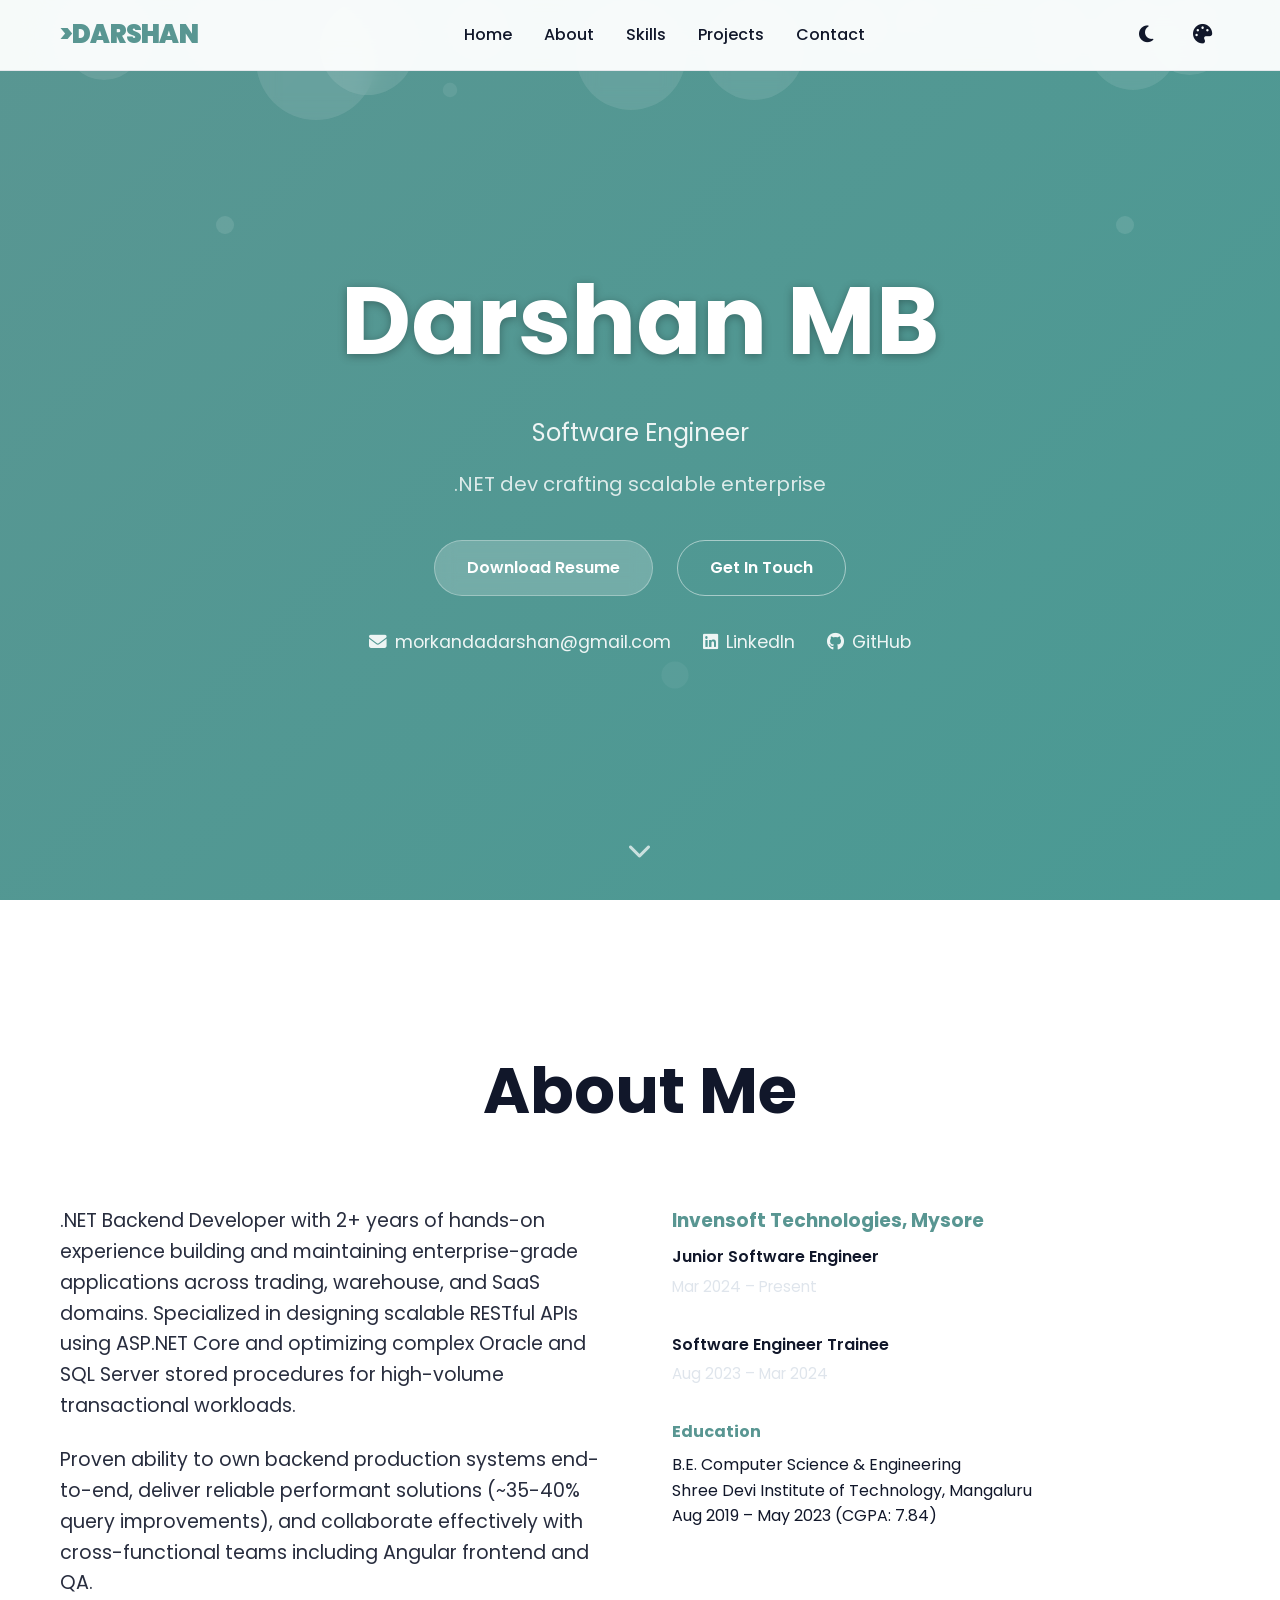
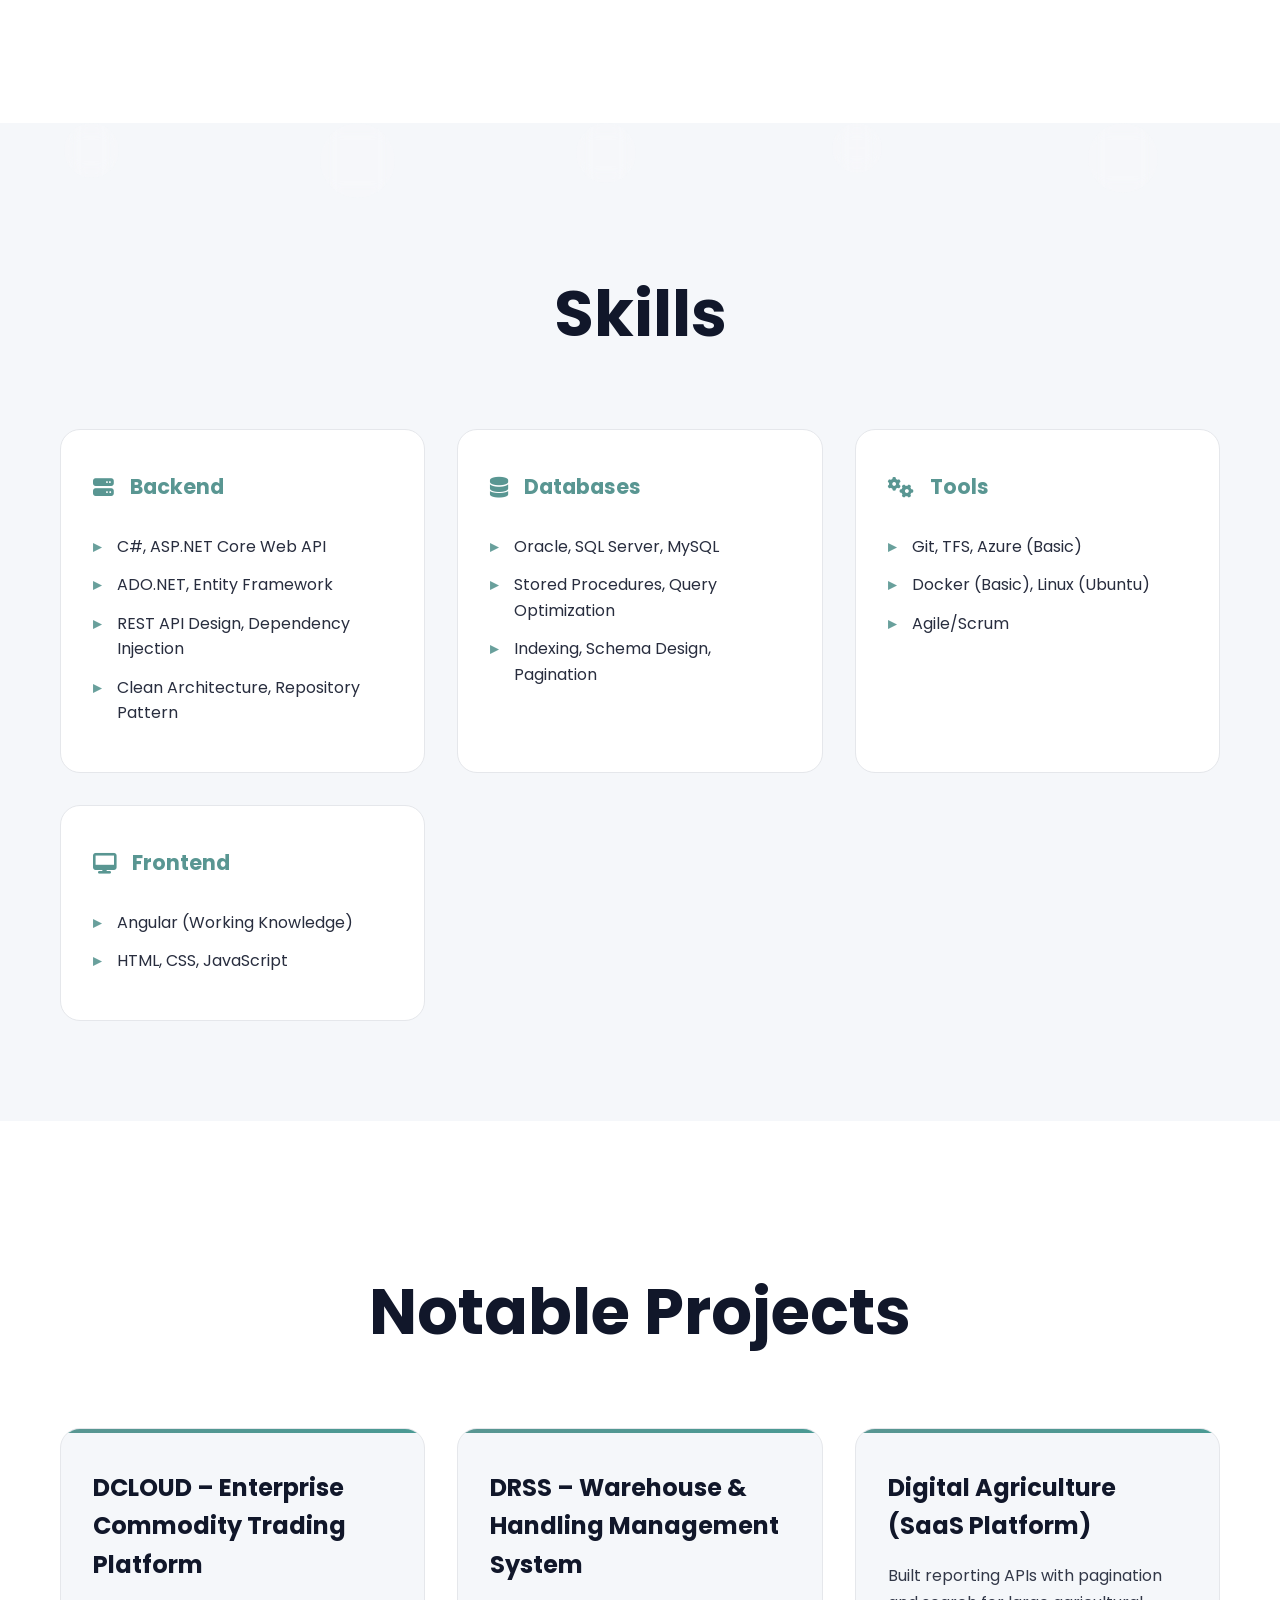
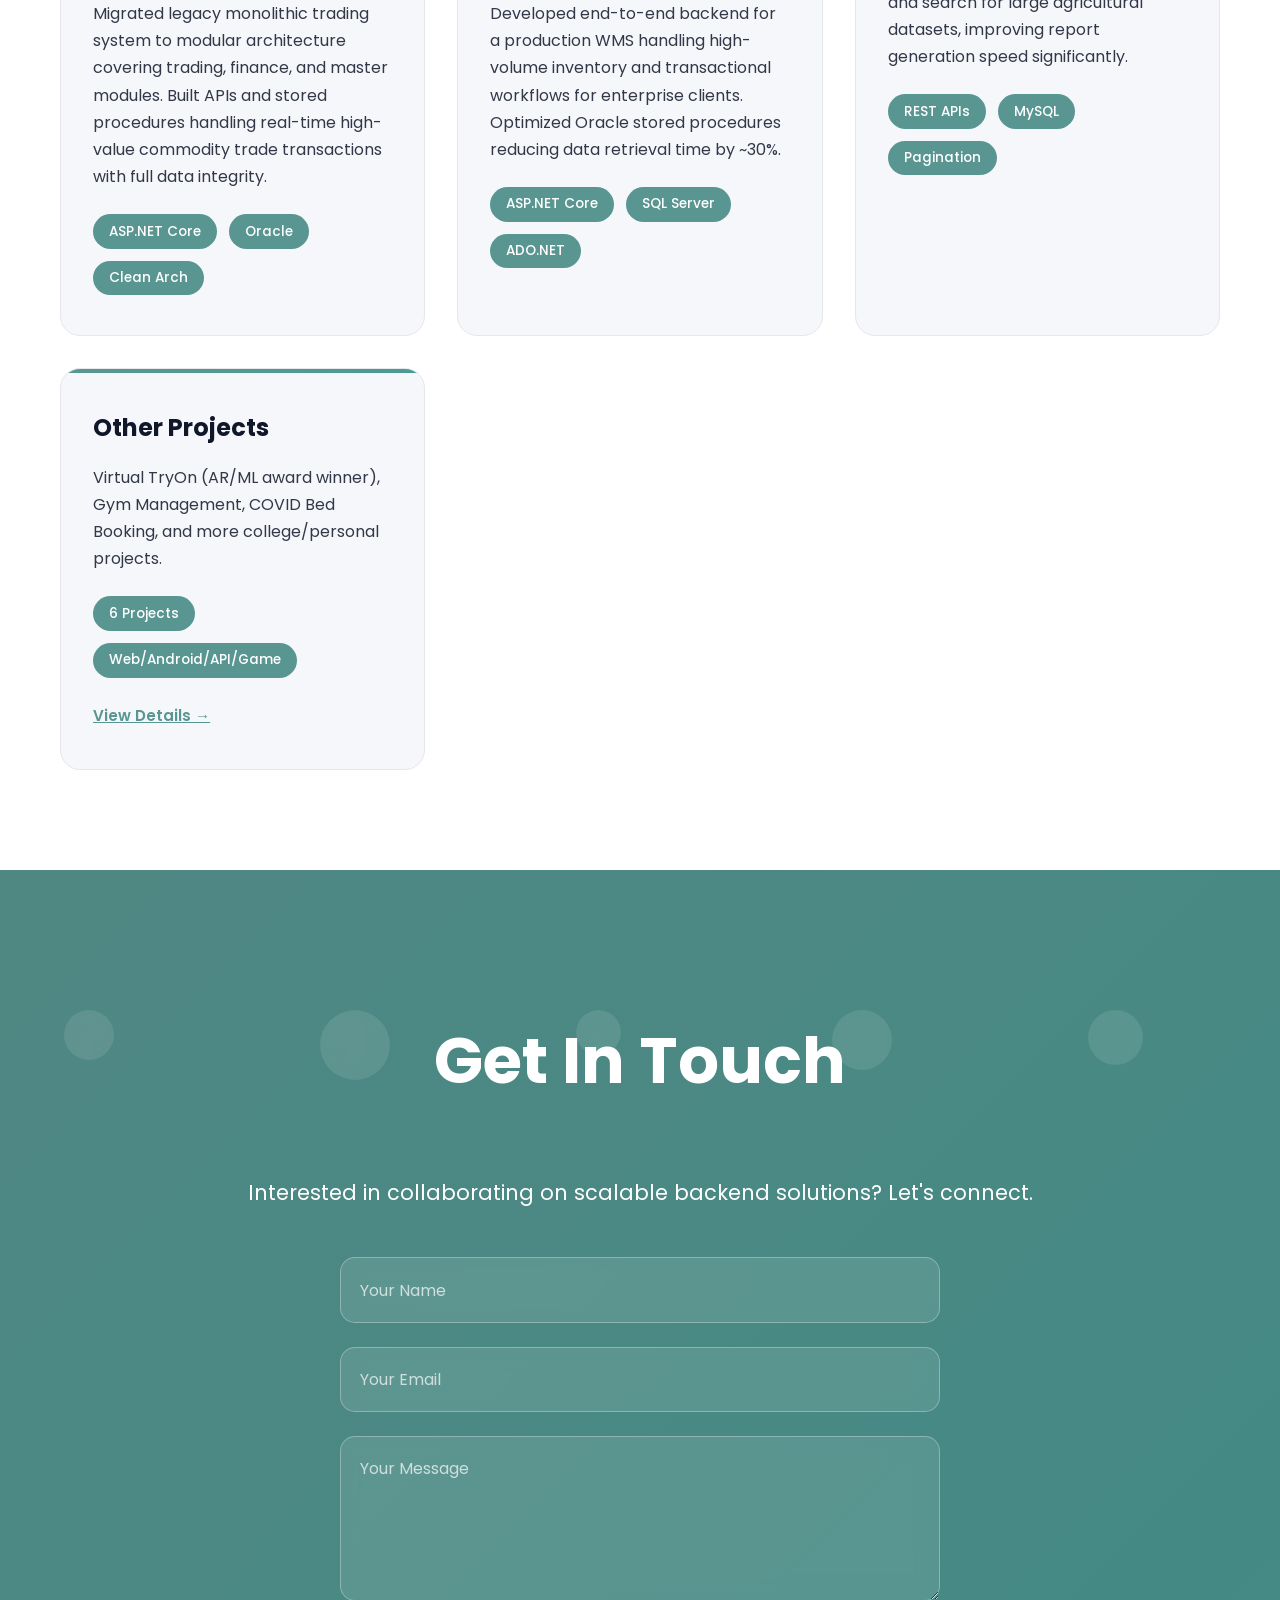
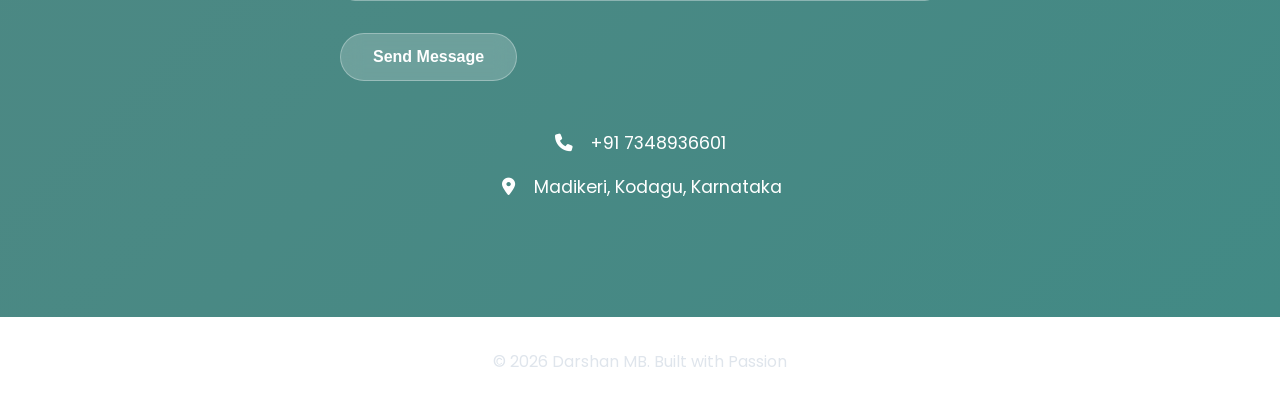
<file: index.html>
<!DOCTYPE html>
<html lang="en">
<head>
    <meta charset="UTF-8">
    <meta name="viewport" content="width=device-width, initial-scale=1.0">
    <title>Darshan MB - .NET Backend Developer | Portfolio</title>
    <link rel="stylesheet" href="styles.css">
    <link href="https://fonts.googleapis.com/css2?family=Poppins:wght@300;400;500;600;700&display=swap" rel="stylesheet">
    <link rel="stylesheet" href="palettes.css">
    <link rel="stylesheet" href="https://cdnjs.cloudflare.com/ajax/libs/font-awesome/6.4.0/css/all.min.css">
</head>
<body>
    <!-- Navigation -->
    <nav class="navbar">
        <div class="nav-container">
            <div class="nav-logo">>DARSHAN</div>
            <ul class="nav-menu">
                <li class="nav-item"><a href="#home" class="nav-link">Home</a></li>
                <li class="nav-item"><a href="#about" class="nav-link">About</a></li>
                <li class="nav-item"><a href="#skills" class="nav-link">Skills</a></li>
                <li class="nav-item"><a href="#projects" class="nav-link">Projects</a></li>
                <li class="nav-item"><a href="#contact" class="nav-link">Contact</a></li>
            </ul>
            <div class="nav-right">
                <button id="theme-toggle" class="nav-theme-toggle" aria-label="Toggle theme" title="Light/Dark">
                    <i class="fas fa-moon"></i>
                </button>
                <div class="palette-dropdown">
                    <button id="palette-toggle" class="nav-palette-toggle" aria-label="Color Palettes" title="Choose Color Palette">
                        <i class="fas fa-palette"></i>
                    </button>
                    <div class="palette-menu" id="palette-menu">
                        <div class="palette-option" data-palette="teal-dark" title="Teal-Dark" style="background: linear-gradient(135deg, #599692, #11172a);"></div>
                        <div class="palette-option" data-palette="neon-red" title="Neon-Red" style="background: linear-gradient(135deg, #c91b68, #0d0f12);"></div>
                        <div class="palette-option" data-palette="purple" title="Purple" style="background: linear-gradient(135deg, #6049ea, #000000);"></div>
                        <div class="palette-option" data-palette="bright-green" title="Bright-Green" style="background: linear-gradient(135deg, #01c16a, #111827);"></div>
                        <div class="palette-option" data-palette="classic" title="Classic B/W" style="background: linear-gradient(135deg, #333333, #121212);"></div>
                    </div>
                </div>
            </div>
            <div class="hamburger">
                <span></span>
                <span></span>
                <span></span>
            </div>
        </div>
    </nav>

    <!-- Hero Section -->
    <section id="home" class="hero">
        <div class="hero-bubbles">
            <div class="bubble" style="--left: 5%; --delay: 0s; --duration: 25s; --size: 80px;"></div>
            <div class="bubble" style="--left: 20%; --delay: -4s; --duration: 32s; --size: 120px;"></div>
            <div class="bubble" style="--left: 35%; --delay: -8s; --duration: 28s; --size: 60px;"></div>
            <div class="bubble" style="--left: 55%; --delay: -12s; --duration: 35s; --size: 100px;"></div>
            <div class="bubble" style="--left: 70%; --delay: -16s; --duration: 22s; --size: 45px;"></div>
            <div class="bubble" style="--left: 85%; --delay: -20s; --duration: 30s; --size: 90px;"></div>
            <div class="bubble" style="--left: 15%; --delay: -2s; --duration: 26s; --size: 70px;"></div>
            <div class="bubble" style="--left: 45%; --delay: -6s; --duration: 24s; --size: 110px;"></div>
            <div class="bubble" style="--left: 65%; --delay: -10s; --duration: 29s; --size: 55px;"></div>
            <div class="bubble" style="--left: 90%; --delay: -14s; --duration: 31s; --size: 75px;"></div>
            <div class="bubble" style="--left: 25%; --delay: -18s; --duration: 27s; --size: 95px;"></div>
            <div class="bubble" style="--left: 80%; --delay: -22s; --duration: 23s; --size: 65px;"></div>
        </div>
        <div class="hero-content">
            <h1 class="hero-title fade-up">Darshan MB</h1>
            <p class="hero-subtitle fade-up delay-1">Software Engineer</p>
            <p class="hero-description fade-up delay-2">.NET dev crafting scalable enterprise systems.</p>
            <div class="hero-buttons fade-up delay-3">
                <a href="./DARSHAN_MB_SDE2.pdf" download="Darshan_MB_Resume.pdf" class="btn btn-primary">Download Resume</a>
                <a href="#contact" class="btn btn-secondary">Get In Touch</a>
            </div>
            <div class="hero-contact fade-up delay-4">
                <a href="mailto:morkandadarshan@gmail.com" class="contact-link"><i class="fas fa-envelope"></i> morkandadarshan@gmail.com</a>
                <a href="https://linkedin.com/in/darshanmb/" class="contact-link"><i class="fab fa-linkedin"></i> LinkedIn</a>
                <a href="https://github.com/darshanmb7096" class="contact-link"><i class="fab fa-github"></i> GitHub</a>
            </div>
        </div>
        <div class="hero-scroll">
            <a href="#about" class="scroll-indicator"><i class="fas fa-chevron-down"></i></a>
        </div>
    </section>

    <!-- About Section -->
    <section id="about" class="about bubbles-enabled">
        <div class="section-bubbles">
            <div class="bubble" style="--left: 5%; --delay: 0s; --duration: 25s; --size: 60px;"></div>
            <div class="bubble" style="--left: 20%; --delay: -4s; --duration: 32s; --size: 80px;"></div>
            <div class="bubble" style="--left: 35%; --delay: -8s; --duration: 28s; --size: 45px;"></div>
            <div class="bubble" style="--left: 55%; --delay: -12s; --duration: 35s; --size: 70px;"></div>
            <div class="bubble" style="--left: 70%; --delay: -16s; --duration: 22s; --size: 50px;"></div>
            <div class="bubble" style="--left: 85%; --delay: -20s; --duration: 30s; --size: 65px;"></div>
        </div>
        <div class="container">
            <h2 class="section-title fade-up">About Me</h2>
            <div class="about-grid">
                <div class="about-text fade-up delay-1">
                    <p>.NET Backend Developer with 2+ years of hands-on experience building and maintaining enterprise-grade applications across trading, warehouse, and SaaS domains. Specialized in designing scalable RESTful APIs using ASP.NET Core and optimizing complex Oracle and SQL Server stored procedures for high-volume transactional workloads.</p>
                    <p>Proven ability to own backend production systems end-to-end, deliver reliable performant solutions (~35-40% query improvements), and collaborate effectively with cross-functional teams including Angular frontend and QA.</p>
                </div>
                <div class="experience fade-up delay-2">
                    <div class="exp-item">
                        <h3>Invensoft Technologies, Mysore</h3>
                        <span class="exp-role">Junior Software Engineer</span>
                        <span class="exp-date">Mar 2024 – Present</span>
                    </div>
                    <div class="exp-item">
                        <span class="exp-role">Software Engineer Trainee</span>
                        <span class="exp-date">Aug 2023 – Mar 2024</span>
                    </div>
                    <div class="exp-item">
                        <h4>Education</h4>
                        <p>B.E. Computer Science & Engineering<br>Shree Devi Institute of Technology, Mangaluru<br>Aug 2019 – May 2023 (CGPA: 7.84)</p>
                    </div>
                </div>
            </div>
        </div>
    </section>

    <!-- Skills Section -->
    <section id="skills" class="skills bubbles-enabled">
        <div class="section-bubbles">
            <div class="bubble" style="--left: 5%; --delay: 0s; --duration: 25s; --size: 55px;"></div>
            <div class="bubble" style="--left: 25%; --delay: -5s; --duration: 30s; --size: 75px;"></div>
            <div class="bubble" style="--left: 45%; --delay: -10s; --duration: 28s; --size: 60px;"></div>
            <div class="bubble" style="--left: 65%; --delay: -15s; --duration: 35s; --size: 50px;"></div>
            <div class="bubble" style="--left: 85%; --delay: -20s; --duration: 22s; --size: 70px;"></div>
        </div>
        <div class="container">
            <h2 class="section-title fade-up">Skills</h2>
            <div class="skills-grid">
                <div class="skill-category fade-up delay-1">
                    <h3><i class="fas fa-server"></i> Backend</h3>
                    <ul>
                        <li>C#, ASP.NET Core Web API</li>
                        <li>ADO.NET, Entity Framework</li>
                        <li>REST API Design, Dependency Injection</li>
                        <li>Clean Architecture, Repository Pattern</li>
                    </ul>
                </div>
                <div class="skill-category fade-up delay-2">
                    <h3><i class="fas fa-database"></i> Databases</h3>
                    <ul>
                        <li>Oracle, SQL Server, MySQL</li>
                        <li>Stored Procedures, Query Optimization</li>
                        <li>Indexing, Schema Design, Pagination</li>
                    </ul>
                </div>
                <div class="skill-category fade-up delay-3">
                    <h3><i class="fas fa-cogs"></i> Tools</h3>
                    <ul>
                        <li>Git, TFS, Azure (Basic)</li>
                        <li>Docker (Basic), Linux (Ubuntu)</li>
                        <li>Agile/Scrum</li>
                    </ul>
                </div>
                <div class="skill-category fade-up delay-4">
                    <h3><i class="fas fa-desktop"></i> Frontend</h3>
                    <ul>
                        <li>Angular (Working Knowledge)</li>
                        <li>HTML, CSS, JavaScript</li>
                    </ul>
                </div>
            </div>
        </div>
    </section>

    <!-- Projects Section -->
    <section id="projects" class="projects bubbles-enabled">
        <div class="section-bubbles">
            <div class="bubble" style="--left: 10%; --delay: 0s; --duration: 28s; --size: 65px;"></div>
            <div class="bubble" style="--left: 30%; --delay: -6s; --duration: 32s; --size: 85px;"></div>
            <div class="bubble" style="--left: 50%; --delay: -12s; --duration: 26s; --size: 55px;"></div>
            <div class="bubble" style="--left: 70%; --delay: -18s; --duration: 34s; --size: 75px;"></div>
            <div class="bubble" style="--left: 90%; --delay: -24s; --duration: 29s; --size: 60px;"></div>
        </div>
        <div class="container">
            <h2 class="section-title fade-up">Notable Projects</h2>
            <div class="projects-grid">
                <div class="project-card fade-up delay-1">
                    <h3>DCLOUD – Enterprise Commodity Trading Platform</h3>
                    <p>Migrated legacy monolithic trading system to modular architecture covering trading, finance, and master modules. Built APIs and stored procedures handling real-time high-value commodity trade transactions with full data integrity.</p>
                    <div class="project-tech"><span>ASP.NET Core</span> <span>Oracle</span> <span>Clean Arch</span></div>
                </div>
                <div class="project-card fade-up delay-2">
                    <h3>DRSS – Warehouse & Handling Management System</h3>
                    <p>Developed end-to-end backend for a production WMS handling high-volume inventory and transactional workflows for enterprise clients. Optimized Oracle stored procedures reducing data retrieval time by ~30%.</p>
                    <div class="project-tech"><span>ASP.NET Core</span> <span>SQL Server</span> <span>ADO.NET</span></div>
                </div>
                <div class="project-card fade-up delay-3">
                    <h3>Digital Agriculture (SaaS Platform)</h3>
                    <p>Built reporting APIs with pagination and search for large agricultural datasets, improving report generation speed significantly.</p>
                    <div class="project-tech"><span>REST APIs</span> <span>MySQL</span> <span>Pagination</span></div>
                </div>
                <div class="project-card fade-up delay-4">
                    <h3>Other Projects</h3>
                    <p>Virtual TryOn (AR/ML award winner), Gym Management, COVID Bed Booking, and more college/personal projects.</p>
                    <div class="project-tech"><span>6 Projects</span> <span>Web/Android/API/Game</span></div>
                     <!-- <a href="projects.html" class="btn-overlay">View All →</a> -->
                      <br>
                       <a href="projects.html" class="project-link">View Details →</a>

                </div>
            </div>
        </div>
    </section>

    <!-- Contact Section -->
    <section id="contact" class="contact bubbles-enabled">
        <div class="section-bubbles">
            <div class="bubble" style="--left: 5%; --delay: 0s; --duration: 25s; --size: 50px;"></div>
            <div class="bubble" style="--left: 25%; --delay: -4s; --duration: 30s; --size: 70px;"></div>
            <div class="bubble" style="--left: 45%; --delay: -8s; --duration: 28s; --size: 45px;"></div>
            <div class="bubble" style="--left: 65%; --delay: -12s; --duration: 32s; --size: 60px;"></div>
            <div class="bubble" style="--left: 85%; --delay: -16s; --duration: 26s; --size: 55px;"></div>
        </div>
        <div class="container">
            <h2 class="section-title fade-up">Get In Touch</h2>
            <p class="contact-intro fade-up delay-1">Interested in collaborating on scalable backend solutions? Let's connect.</p>
            <form class="contact-form fade-up delay-2">
                <div class="form-group">
                    <input type="text" name="name" placeholder="Your Name" required>
                </div>
                <div class="form-group">
                    <input type="email" name="email" placeholder="Your Email" required>
                </div>
                <div class="form-group">
                    <textarea name="message" placeholder="Your Message" rows="5" required></textarea>
                </div>
                <button type="submit" class="btn btn-primary">Send Message</button>
            </form>
            <div class="contact-info fade-up delay-3">
                <p><i class="fas fa-phone"></i> +91 7348936601</p>
                <p><i class="fas fa-map-marker-alt"></i> Madikeri, Kodagu, Karnataka</p>
            </div>
        </div>
    </section>

    <!-- Footer -->
    <footer class="footer">
        <div class="container">
            <p>&copy; 2026 Darshan MB. Built with Passion</p>
        </div>
    </footer>

        <button id="scroll-top" class="scroll-top" title="Back to Top">
            <i class="fas fa-chevron-up"></i>
        </button>
    <script src="script.js"></script>
</body>
</html>
</file>
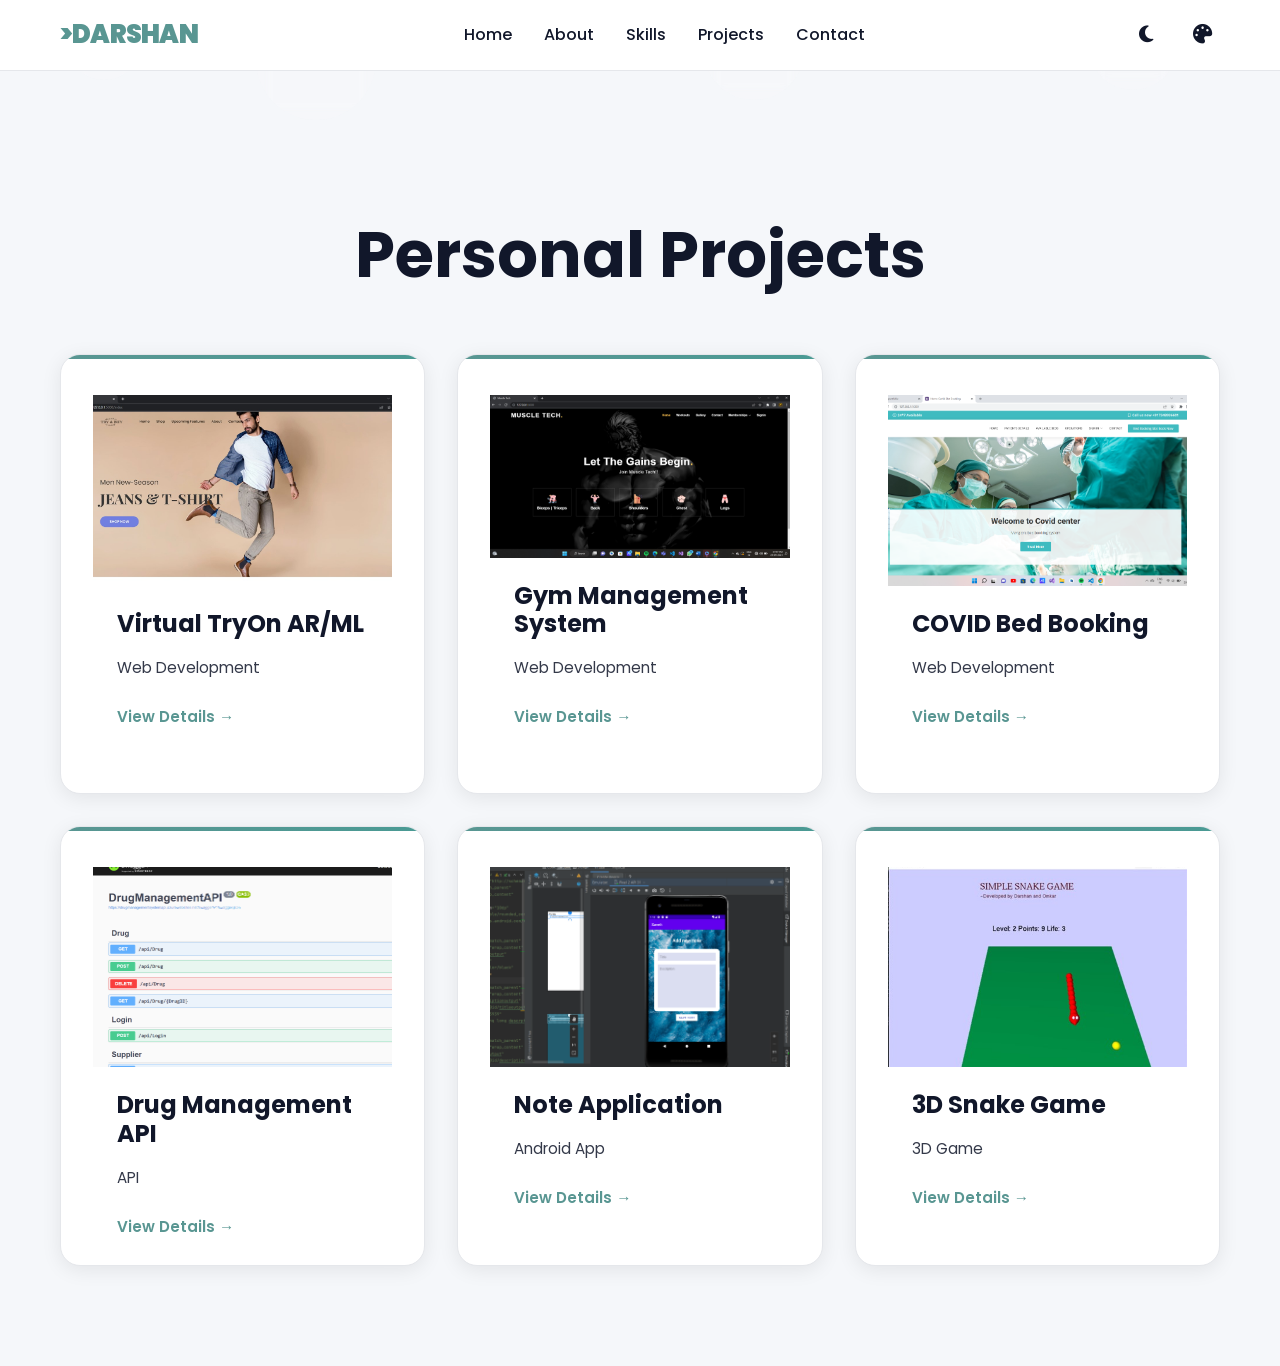
<file: projects.html>
<!DOCTYPE html>
<html lang="en">
<head>
    <meta charset="UTF-8">
    <meta name="viewport" content="width=device-width, initial-scale=1.0">
    <title>My Projects - Darshan MB</title>
    <link rel="stylesheet" href="styles.css">
    <link href="https://fonts.googleapis.com/css2?family=Poppins:wght@300;400;500;600;700&display=swap" rel="stylesheet">
    <link rel="stylesheet" href="palettes.css">
    <link rel="stylesheet" href="https://cdnjs.cloudflare.com/ajax/libs/font-awesome/6.4.0/css/all.min.css">
</head>
<body>
    <nav class="navbar">
        <div class="nav-container">
            <div class="nav-logo">>DARSHAN</div>
            <ul class="nav-menu">
                <li class="nav-item"><a href="index.html#home" class="nav-link">Home</a></li>
                <li class="nav-item"><a href="index.html#about" class="nav-link">About</a></li>
                <li class="nav-item"><a href="index.html#skills" class="nav-link">Skills</a></li>
                <li class="nav-item"><a href="index.html#projects" class="nav-link active">Projects</a></li>
                <li class="nav-item"><a href="index.html#contact" class="nav-link">Contact</a></li>
            </ul>
            <div class="nav-right">
                <button id="theme-toggle" class="nav-theme-toggle" aria-label="Toggle theme" title="Light/Dark">
                    <i class="fas fa-moon"></i>
                </button>
                <div class="palette-dropdown">
                    <button id="palette-toggle" class="nav-palette-toggle" aria-label="Color Palettes" title="Choose Color Palette">
                        <i class="fas fa-palette"></i>
                    </button>
                    <div class="palette-menu" id="palette-menu">
                        <div class="palette-option" data-palette="teal-dark" title="Teal-Dark" style="background: linear-gradient(135deg, #599692, #11172a);"></div>
                        <div class="palette-option" data-palette="neon-red" title="Neon-Red" style="background: linear-gradient(135deg, #c91b68, #0d0f12);"></div>
                        <div class="palette-option" data-palette="purple" title="Purple" style="background: linear-gradient(135deg, #6049ea, #000000);"></div>
                        <div class="palette-option" data-palette="bright-green" title="Bright-Green" style="background: linear-gradient(135deg, #01c16a, #111827);"></div>
                        <div class="palette-option" data-palette="classic" title="Classic B/W" style="background: linear-gradient(135deg, #333333, #121212);"></div>
                    </div>
                </div>
            </div>
            <div class="hamburger">
                <span></span>
                <span></span>
                <span></span>
            </div>
        </div>
    </nav>

    <section class="projects-section">
        <div class="hero-bubbles">
            <div class="bubble" style="--left: 5%; --delay: 0s; --duration: 25s; --size: 80px;"></div>
            <div class="bubble" style="--left: 20%; --delay: -4s; --duration: 32s; --size: 120px;"></div>
            <div class="bubble" style="--left: 35%; --delay: -8s; --duration: 28s; --size: 60px;"></div>
            <div class="bubble" style="--left: 55%; --delay: -12s; --duration: 35s; --size: 100px;"></div>
            <div class="bubble" style="--left: 70%; --delay: -16s; --duration: 22s; --size: 45px;"></div>
            <div class="bubble" style="--left: 85%; --delay: -20s; --duration: 30s; --size: 90px;"></div>
        </div>
        <div class="container">
            <h1 class="page-title fade-up">Personal Projects</h1>
            <div class="projects-grid">
                <a href="project-details.html?id=1" class="project-card fade-up">
                    <img src="assets/Picture1.jpg" alt="Virtual TryOn">
                    <div class="project-info">
                        <h3>Virtual TryOn AR/ML</h3>
                        <p>Web Development</p>
                        <span class="project-link">View Details →</span>
                    </div>
                </a>
                <a href="project-details.html?id=2" class="project-card fade-up">
                    <img src="assets/gym.png" alt="Gym Management">
                    <div class="project-info">
                        <h3>Gym Management System</h3>
                        <p>Web Development</p>
                        <span class="project-link">View Details →</span>
                    </div>
                </a>
                <a href="project-details.html?id=3" class="project-card fade-up">
                    <img src="assets/covid.png" alt="COVID Bed Booking">
                    <div class="project-info">
                        <h3>COVID Bed Booking</h3>
                        <p>Web Development</p>
                        <span class="project-link">View Details →</span>
                    </div>
                </a>
                <a href="project-details.html?id=4" class="project-card fade-up">
                    <img src="assets/drug.png" alt="Drug Management">
                    <div class="project-info">
                        <h3>Drug Management API</h3>
                        <p>API</p>
                        <span class="project-link">View Details →</span>
                    </div>
                </a>
                <a href="project-details.html?id=5" class="project-card fade-up">
                    <img src="assets/noteapp.png" alt="Note App">
                    <div class="project-info">
                        <h3>Note Application</h3>
                        <p>Android App</p>
                        <span class="project-link">View Details →</span>
                    </div>
                </a>
                <a href="project-details.html?id=6" class="project-card fade-up">
                    <img src="assets/snake2.jpg" alt="Snake Game">
                    <div class="project-info">
                        <h3>3D Snake Game</h3>
                        <p>3D Game</p>
                        <span class="project-link">View Details →</span>
                    </div>
                </a>
            </div>
        </div>
    </section>

    <button id="scroll-top" class="scroll-top" title="Back to Top">
        <i class="fas fa-chevron-up"></i>
    </button>
    
    <script src="script.js"></script>
</body>
</html>
</file>
<file: styles.css>
/* Reset & Base Styles */
* {
    margin: 0;
    padding: 0;
    box-sizing: border-box;
}

:root {
    --bg-primary: #f5f7fa;
    --bg-secondary: #ffffff;
    --text-primary: #11172a;
    --text-secondary: #dfe5ec;
    --accent: #599692;
    --border: #e5e7eb;
    --shadow: 0 4px 20px rgba(0,0,0,0.08);
    --gradient: linear-gradient(135deg, #599692 0%, #4a9a94 100%);
}

[data-theme="dark"] {
    --bg-primary: #11172a;
    --bg-secondary: #1a2235;
    --text-primary: #dfe5ec;
    --text-secondary: #626c7d;
    --accent: #599692;
    --border: #2a3749;
    --shadow: 0 10px 30px rgba(0,0,0,0.4);
    --gradient: linear-gradient(135deg, #11172a 0%, #1a2235 100%);
}

body {
    font-family: 'Poppins', sans-serif;
    line-height: 1.6;
    color: var(--text-primary);
    background: var(--bg-primary);
    overflow-x: hidden;
    scroll-behavior: smooth;
}

.nav-palette-toggle {
    background: transparent;
    border: none;
    color: var(--text-primary);
    font-size: 1.2rem;
    cursor: pointer;
    transition: all 0.3s ease;
    padding: 0.5rem;
    border-radius: 8px;
    margin-left: 0.5rem;
}

.palette-dropdown {
    position: relative;
    display: flex;
    align-items: center;
}

.nav-palette-toggle {
    background: transparent;
    border: none;
    color: var(--text-primary);
    font-size: 1.2rem;
    cursor: pointer;
    transition: all 0.3s ease;
    padding: 0.5rem;
    border-radius: 8px;
    margin-left: 0.5rem;
}

.nav-palette-toggle:hover {
    background: rgba(var(--accent-rgb), 0.1);
    transform: scale(1.05);
    color: var(--accent);
}

.palette-menu {
    position: absolute;
    top: 100%;
    right: 0;
    background: var(--bg-secondary);
    border: 1px solid var(--border);
    border-radius: 12px;
    padding: 8px;
    margin-top: 8px;
    min-width: 200px;
    box-shadow: var(--shadow);
    opacity: 0;
    visibility: hidden;
    transform: translateY(-10px);
    transition: all 0.3s ease;
    z-index: 1001;
    display: grid;
    grid-template-columns: repeat(3, 1fr);
    gap: 8px;
}

.palette-dropdown:hover .palette-menu,
.palette-menu.active {
    opacity: 1;
    visibility: visible;
    transform: translateY(0);
}

.palette-option {
    aspect-ratio: 1;
    border-radius: 8px;
    cursor: pointer;
    transition: all 0.2s ease;
    border: 2px solid transparent;
}

.palette-option:hover {
    transform: scale(1.1);
    border-color: var(--accent);
}

.palette-option.active {
    border-color: var(--accent);
    transform: scale(1.05);
}

.container {
    max-width: 1200px;
    margin: 0 auto;
    padding: 0 20px;
}

/* Navigation */
.navbar {
    position: fixed;
    top: 0;
    width: 100%;
    background: rgba(255,255,255,0.95);
    backdrop-filter: blur(20px);
    z-index: 1000;
    transition: all 0.3s ease;
    border-bottom: 1px solid var(--border);
}

[data-theme="dark"] .navbar {
    background: rgba(15,23,42,0.95);
}

.nav-container {
    max-width: 1200px;
    margin: 0 auto;
    padding: 0 20px;
    display: flex;
    justify-content: space-between;
    align-items: center;
    height: 70px;
}

.nav-logo {
    font-size: 1.6rem;
    font-weight: 900;
    color: var(--accent);
    font-family: 'Poppins', sans-serif;
    letter-spacing: -0.03em;
    line-height: 1;
}

[data-theme="dark"] .nav-logo {
    color: var(--text-primary);
}

.nav-menu {
    display: flex;
    list-style: none;
    gap: 2rem;
}

.nav-link {
    text-decoration: none;
    color: var(--text-primary);
    font-weight: 500;
    transition: color 0.3s ease;
    position: relative;
}

.nav-link:hover {
    color: var(--accent);
}

.nav-link::after {
    content: '';
    position: absolute;
    width: 0;
    height: 2px;
    bottom: -5px;
    left: 0;
    background: var(--accent);
    transition: width 0.3s ease;
}

.nav-link:hover::after {
    width: 100%;
}

.hamburger {
    display: none;
    flex-direction: column;
    cursor: pointer;
    gap: 4px;
}

.hamburger span {
    width: 25px;
    height: 3px;
    background: var(--text-primary);
    transition: 0.3s;
}

/* Theme Toggle */
.nav-right {
    display: flex;
    align-items: center;
    gap: 1rem;
}

.nav-theme-toggle {
    background: transparent;
    border: none;
    color: var(--text-primary);
    font-size: 1.2rem;
    cursor: pointer;
    transition: all 0.3s ease;
    display: flex;
    align-items: center;
    justify-content: center;
    padding: 0.5rem;
    border-radius: 8px;
}

.nav-theme-toggle:hover {
    color: var(--accent);
    background: rgba(89, 150, 146, 0.1);
    transform: scale(1.05);
}

[data-theme="dark"] .nav-theme-toggle {
    color: var(--text-primary);
}

[data-theme="dark"] .nav-theme-toggle:hover {
    color: var(--accent);
    background: rgba(89, 150, 146, 0.2);
}

/* Hero Section */
.hero {
    height: 100vh;
    display: flex;
    align-items: center;
    justify-content: center;
    text-align: center;
    padding: 0 20px;
    background: var(--gradient);
    position: relative;
    overflow: hidden;
}

.section-bubbles, .hero-bubbles {
    position: absolute;
    top: 0;
    left: 0;
    width: 100%;
    height: 100%;
    pointer-events: none;
    z-index: 1;
}

.bubbles-enabled {
    position: relative;
    overflow: hidden;
}

.bubble {
    position: absolute;
    left: var(--left, 10%);
    width: var(--size, 80px);
    height: var(--size, 80px);
    border-radius: 50%;
    background: rgba(255,255,255,0.1);
    backdrop-filter: blur(10px);
    animation: float var(--duration, 25s) infinite linear;
    animation-delay: var(--delay, 0s);
    pointer-events: none;
}

@keyframes float {
    0% {
        transform: translateY(100vh) scale(0) rotate(0deg);
        opacity: 0;
    }
    10% {
        opacity: 1;
    }
    90% {
        opacity: 1;
    }
    100% {
        transform: translateY(-100vh) scale(1) rotate(360deg);
        opacity: 0;
    }
}

.hero::before {
    content: '';
    position: absolute;
    top: 0;
    left: 0;
    right: 0;
    bottom: 0;
    background: url('data:image/svg+xml,<svg xmlns="http://www.w3.org/2000/svg" viewBox="0 0 100 100"><defs><pattern id="grain" width="100" height="100" patternUnits="userSpaceOnUse"><circle cx="25" cy="25" r="1" fill="white" opacity="0.1"/><circle cx="75" cy="75" r="1.5" fill="white" opacity="0.05"/><circle cx="50" cy="10" r="0.8" fill="white" opacity="0.08"/></pattern></defs><rect width="100" height="100" fill="url(%23grain)"/></svg>');
    pointer-events: none;
}

.hero-content {
    max-width: 800px;
    z-index: 2;
    position: relative;
}

.hero-title {
    font-size: clamp(3rem, 8vw, 6rem);
    font-weight: 700;
    margin-bottom: 1rem;
    color: white;
    text-shadow: 0 2px 10px rgba(0,0,0,0.3);
}

[data-theme="dark"] .hero-title {
    color: #f8fafc;
    text-shadow: 0 2px 10px rgba(0,0,0,0.5);
}

.hero-subtitle {
    font-size: 1.5rem;
    font-weight: 400;
    color: rgba(255,255,255,0.9);
    margin-bottom: 1rem;
}

.hero-description {
    font-size: 1.25rem;
    color: rgba(255,255,255,0.8);
    margin-bottom: 2.5rem;
    max-width: 600px;
    margin-left: auto;
    margin-right: auto;
}

.hero-buttons {
    display: flex;
    gap: 1.5rem;
    justify-content: center;
    flex-wrap: wrap;
    margin-bottom: 2rem;
}


.btn {
    padding: 14px 32px;
    border-radius: 50px;
    text-decoration: none;
    font-weight: 600;
    font-size: 1rem;
    transition: all 0.3s ease;
    border: none;
    cursor: pointer;
    display: inline-flex;
    align-items: center;
    gap: 0.5rem;
}

.btn-small {
    padding: 8px 20px !important;
    font-size: 0.9rem !important;
}


.btn-primary {
    background: rgba(255,255,255,0.2);
    color: white;
    backdrop-filter: blur(10px);
    border: 1px solid rgba(255,255,255,0.3);
}

.btn-primary:hover {
    background: rgba(255,255,255,0.3);
    transform: translateY(-3px);
    box-shadow: 0 15px 40px rgba(0,0,0,0.2);
}

.btn-secondary {
    background: transparent;
    color: white;
    border: 1px solid rgba(255,255,255,0.5);
}

.btn-secondary:hover {
    background: rgba(255,255,255,0.1);
    transform: translateY(-3px);
}

.hero-contact {
    display: flex;
    justify-content: center;
    gap: 2rem;
    flex-wrap: wrap;
}

.contact-link {
    color: rgba(255,255,255,0.9);
    text-decoration: none;
    font-size: 1.1rem;
    display: flex;
    align-items: center;
    gap: 0.5rem;
    transition: color 0.3s ease;
}

.contact-link:hover {
    color: white;
}

.hero-scroll {
    position: absolute;
    bottom: 30px;
    left: 50%;
    transform: translateX(-50%);
}

.scroll-indicator {
    color: rgba(255,255,255,0.7);
    font-size: 1.5rem;
    animation: bounce 2s infinite;
}

@keyframes bounce {
    0%, 20%, 50%, 80%, 100% { transform: translateX(-50%) translateY(0); }
    40% { transform: translateX(-50%) translateY(-10px); }
    60% { transform: translateX(-50%) translateY(-5px); }
}

/* Animations */
.fade-up {
    opacity: 0;
    transform: translateY(50px);
}

.delay-1 { transition-delay: 0.2s; }
.delay-2 { transition-delay: 0.4s; }
.delay-3 { transition-delay: 0.6s; }
.delay-4 { transition-delay: 0.8s; }

.fade-up.animate {
    opacity: 1;
    transform: translateY(0);
    transition: all 0.8s cubic-bezier(0.25, 0.46, 0.45, 0.94);
}

/* Section Styles */
section {
    padding: 140px 0 100px 0;
}

.section-title {
    font-size: clamp(2.5rem, 5vw, 4rem);
    text-align: center;
    margin-bottom: 4rem;
    font-weight: 700;
}

/* About */
.about {
    background: var(--bg-secondary);
}

.about-grid {
    display: grid;
    grid-template-columns: 1fr 1fr;
    gap: 4rem;
    align-items: start;
}

.about-text p {
    font-size: 1.2rem;
    color: var(--text-primary);
    opacity: 0.9;
    margin-bottom: 1.5rem;
}

.exp-item {
    margin-bottom: 2rem;
}

.exp-item h3, .exp-item h4 {
    color: var(--accent);
    margin-bottom: 0.5rem;
}

.exp-role {
    font-weight: 600;
    color: var(--text-primary);
    display: block;
    margin-bottom: 0.25rem;
}

.exp-date {
    color: var(--text-secondary);
    font-size: 0.95rem;
}

/* Skills */
.skills {
    background: var(--bg-primary);
}

.skills-grid {
    display: grid;
    grid-template-columns: repeat(auto-fit, minmax(280px, 1fr));
    gap: 2rem;
}

.skill-category {
    background: var(--bg-secondary);
    padding: 2.5rem 2rem;
    border-radius: 20px;
    border: 1px solid var(--border);
    transition: all 0.3s ease;
}

.skill-category:hover {
    transform: translateY(-10px);
    box-shadow: var(--shadow);
}

.skill-category h3 {
    display: flex;
    align-items: center;
    gap: 1rem;
    margin-bottom: 1.5rem;
    color: var(--accent);
    font-size: 1.3rem;
}

.skill-category ul {
    list-style: none;
    padding-left: 1.5rem;
}

.skill-category li {
    color: var(--text-primary);
    opacity: 0.9;
    padding: 0.4rem 0;
    position: relative;
    transition: all 0.3s ease;
}

.skill-category li::before {
    content: "▸";
    position: absolute;
    left: -1.5rem;
    color: var(--accent);
    font-weight: 700;
    font-size: 1rem;
}

.skill-category:hover li {
    opacity: 1;
    padding-left: 0.5rem;
}

/* Projects */
.projects {
    background: var(--bg-secondary);
}

/* Projects Page */
.projects-section {
    padding: 140px 0 100px;
    position: relative;
}

.projects-grid {
    display: grid;
    grid-template-columns: repeat(auto-fit, minmax(280px, 1fr));
    gap: 2rem;
    margin-top: 2rem;
}

.projects-page .project-card,
.projects-section .project-card {
    background: var(--bg-secondary);
    border-radius: 20px;
    overflow: hidden;
    box-shadow: var(--shadow);
    transition: all 0.4s cubic-bezier(0.25, 0.46, 0.45, 0.94);
    text-decoration: none;
    color: inherit;
    height: 440px;
    display: flex;
    flex-direction: column;
}

.projects .project-card {
    background: var(--bg-primary);
    height: auto;
    padding: 2.5rem 2rem;
}

.projects .project-card::before {
    content: '';
    position: absolute;
    top: 0;
    left: 0;
    right: 0;
    height: 4px;
    background: var(--gradient);
}

.projects .project-card:hover {
    transform: translateY(-15px) scale(1.02);
    box-shadow: 0 25px 60px rgba(0,0,0,0.15);
}

.projects .project-card h3 {
    font-size: 1.5rem;
    margin-bottom: 1rem;
}

.projects .project-card p {
    opacity: 0.85;
    margin-bottom: 1.5rem;
    line-height: 1.7;
}

.project-card:hover {
    transform: translateY(-12px);
    box-shadow: 0 30px 60px rgba(0,0,0,0.15);
}

.project-card img {
    width: 100%;
    height: 200px;
    object-fit: cover;
}

.project-info {
    padding: 1.5rem;
    flex: 1;
    display: flex;
    flex-direction: column;
    justify-content: space-between;
    height: 240px;
}

.project-info h3 {
    font-size: 1.25rem;
    margin-bottom: 0.75rem;
    line-height: 1.2;
    display: -webkit-box;
    -webkit-line-clamp: 2;
    -webkit-box-orient: vertical;
    overflow: hidden;
}

.project-info p {
    color: var(--text-secondary);
    font-size: 0.95rem;
    margin-bottom: 0;
    flex-grow: 1;
}

.project-link {
    color: var(--accent);
    font-weight: 600;
    font-size: 0.95rem;
    align-self: flex-start;
}

.page-title {
    font-size: clamp(2.5rem, 6vw, 4rem);
    text-align: center;
    margin: 4rem 0 3rem 0;
    font-weight: 700;
}


.project-nav-compact {
    display: flex;
    justify-content: center;
    align-items: center;
    gap: 1rem;
    margin-top: 3rem;
    flex-wrap: wrap;
}

.nav-compact-btn {
    width: 50px;
    height: 50px;
    border-radius: 50%;
    background: var(--gradient);
    color: white;
    display: flex;
    align-items: center;
    justify-content: center;
    text-decoration: none;
    font-size: 1.2rem;
    transition: all 0.3s ease;
    box-shadow: var(--shadow);
}

.nav-compact-btn:hover {
    transform: scale(1.1);
    box-shadow: 0 10px 25px rgba(0,0,0,0.3);
}

.nav-main-btn {
    padding: 12px 24px;
    font-size: 0.95rem;
}


.nav-prev, .nav-next {
    flex: 1;
}

.nav-main {
    flex: 1;
    text-align: center;
}

.nav-btn {
    display: flex;
    align-items: center;
    gap: 1rem;
    color: var(--text-primary);
    text-decoration: none;
    padding: 1rem 1.5rem;
    background: var(--bg-secondary);
    border: 1px solid var(--border);
    border-radius: 12px;
    transition: all 0.3s ease;
    font-weight: 500;
}

.nav-btn:hover {
    background: var(--gradient);
    color: white;
    border-color: var(--accent);
    transform: translateY(-2px);
}

@media (max-width: 768px) {
    .project-nav {
        flex-direction: column;
        gap: 1rem;
    }
}

/* Project Details */
.project-details-main {
    padding-top: 100px;
}

.project-details-main .container {
    padding-top: 2rem;
}

.project-details {
    background: var(--bg-secondary);
    border-radius: 24px;
    padding: 3rem;
    box-shadow: var(--shadow);
    margin-bottom: 3rem;
}

.wrapper {
    display: grid;
    grid-template-columns: 1fr 350px;
    gap: 3rem;
    margin-bottom: 3rem;
}

.text-box h2 {
    font-size: 2.5rem;
    margin-bottom: 1.5rem;
    line-height: 1.2;
}

.text-box p {
    font-size: 1.2rem;
    line-height: 1.7;
    margin-bottom: 2rem;
}

.tools-technologies {
    background: var(--bg-primary);
    padding: 2rem;
    border-radius: 16px;
    border-left: 4px solid var(--accent);
}

.top-border {
    height: 4px;
    background: var(--gradient);
    border-radius: 2px;
    margin-bottom: 1.5rem;
}

.tools-technologies h3 {
    margin-bottom: 1rem;
    color: var(--accent);
}

.tools-technologies p {
    margin-bottom: 1rem;
    opacity: 0.9;
}

.get-project-button {
    background: var(--gradient);
    color: white;
    border: none;
    padding: 12px 24px;
    border-radius: 25px;
    font-weight: 600;
    cursor: pointer;
    transition: all 0.3s ease;
    width: 100%;
    margin-top: 1rem;
}

.get-project-button:hover {
    transform: translateY(-2px);
    box-shadow: 0 10px 25px rgba(89, 150, 146, 0.4);
}

.project-images {
    display: grid;
    grid-template-columns: repeat(auto-fit, minmax(300px, 1fr));
    gap: 1.5rem;
}

.project-images img {
    width: 100%;
    height: 250px;
    object-fit: cover;
    border-radius: 16px;
    box-shadow: var(--shadow);
    transition: transform 0.3s ease;
}

.project-images img:hover {
    transform: scale(1.02);
}

/* Project Navigation Panel */
.panel {
    background: var(--bg-secondary);
    border-radius: 20px;
    padding: 1.5rem;
    box-shadow: var(--shadow);
    max-width: 400px;
    margin: 0 auto 3rem;
}

.panel-header {
    display: flex;
    justify-content: space-between;
    align-items: center;
    margin-bottom: 1rem;
}

.panel-title {
    font-weight: 600;
    font-size: 1.1rem;
}

.arrows {
    display: flex;
    gap: 0.5rem;
}

.arrows-right, .arrows-left {
    width: 40px;
    height: 40px;
    border-radius: 50%;
    background: var(--gradient);
    color: white;
    display: flex;
    align-items: center;
    justify-content: center;
    cursor: pointer;
    transition: all 0.3s ease;
    font-size: 0.9rem;
}

.arrows-right:hover, .arrows-left:hover {
    transform: scale(1.1);
    box-shadow: 0 8px 20px rgba(89, 150, 146, 0.4);
}

.panel-content h3 {
    font-size: 1.2rem;
    opacity: 0.8;
}

.bubble {
    z-index: 1 !important;
}

/* Responsive */
@media (max-width: 768px) {
    .wrapper {
        grid-template-columns: 1fr;
        gap: 2rem;
    }

    .project-details {
        padding: 2rem 1.5rem;
    }

    .project-images {
        grid-template-columns: 1fr;
    }

    .panel {
        max-width: none;
    }
}

@media (max-width: 480px) {
    section {
        padding: 80px 0 60px;
    }
}

.project-card {
    background: var(--bg-primary);
    padding: 2.5rem 2rem;
    border-radius: 20px;
    border: 1px solid var(--border);
    transition: all 0.4s ease;
    position: relative;
    overflow: hidden;
}

.project-card::before {
    content: '';
    position: absolute;
    top: 0;
    left: 0;
    right: 0;
    height: 4px;
    background: var(--gradient);
}

.project-card:hover {
    transform: translateY(-15px) scale(1.02);
    box-shadow: 0 25px 60px rgba(0,0,0,0.15);
}

.project-card h3 {
    font-size: 1.5rem;
    margin-bottom: 1rem;
    color: var(--text-primary);
}

.project-card p {
    color: var(--text-primary);
    opacity: 0.85;
    margin-bottom: 1.5rem;
    line-height: 1.7;
}

.project-tech {
    display: flex;
    flex-wrap: wrap;
    gap: 0.75rem;
}

.project-tech span {
    background: var(--accent);
    color: #ffffff;
    padding: 0.4rem 1rem;
    border-radius: 20px;
    font-size: 0.85rem;
    font-weight: 500;
}

[data-theme="dark"] .projects .project-tech span {
    color: #11172a;
}

[data-theme="dark"] .classic .project-tech span {
    color: #ffffff;
}

/* Contact */
.contact {
    background: var(--gradient);
    color: white;
    position: relative;
}

.contact::before {
    content: '';
    position: absolute;
    top: 0;
    left: 0;
    right: 0;
    bottom: 0;
    background: rgba(0,0,0,0.1);
}

.contact > * {
    position: relative;
    z-index: 1;
}

.contact-intro {
    text-align: center;
    font-size: 1.3rem;
    margin-bottom: 3rem;
    opacity: 0.95;
}

.contact-form {
    max-width: 600px;
    margin: 0 auto 3rem;
}

.form-group {
    margin-bottom: 1.5rem;
}

.form-group input,
.form-group textarea {
    width: 100%;
    padding: 1.2rem;
    border: 1px solid rgba(255,255,255,0.3);
    border-radius: 15px;
    background: rgba(255,255,255,0.1);
    color: white;
    font-size: 1rem;
    font-family: inherit;
    backdrop-filter: blur(10px);
    transition: all 0.3s ease;
}

.form-group input::placeholder,
.form-group textarea::placeholder {
    color: rgba(255,255,255,0.7);
}

.form-group input:focus,
.form-group textarea:focus {
    outline: none;
    border-color: var(--accent);
    box-shadow: 0 0 0 3px rgba(59,130,246,0.1);
    background: rgba(255,255,255,0.15);
}

.contact-info {
    text-align: center;
    font-size: 1.1rem;
}

.contact-info p {
    margin-bottom: 1rem;
    display: flex;
    align-items: center;
    justify-content: center;
    gap: 1rem;
}

.contact-info i {
    width: 20px;
}

/* Footer */
.footer {
    background: var(--bg-secondary);
    padding: 2rem 0;
    text-align: center;
    color: var(--text-secondary);
}

.scroll-top {
    position: fixed;
    bottom: 30px;
    right: 30px;
    width: 60px;
    height: 60px;
    border-radius: 50%;
    background: var(--accent);
    color: white;
    border: none;
    cursor: pointer;
    display: flex;
    align-items: center;
    justify-content: center;
    font-size: 1.4rem;
    box-shadow: var(--shadow);
    opacity: 0;
    visibility: hidden;
    transform: translateY(100px);
    transition: all 0.4s cubic-bezier(0.68, -0.55, 0.265, 1.55);
    z-index: 1000;
    backdrop-filter: blur(10px);
}

.scroll-top.show {
    opacity: 1;
    visibility: visible;
    transform: translateY(0);
}

.scroll-top:hover {
    transform: translateY(-5px) scale(1.1);
    box-shadow: 0 15px 35px rgba(0,0,0,0.3);
}

/* Responsive */
@media (max-width: 768px) {
    .hamburger {
        display: flex;
    }

    .nav-menu {
        position: fixed;
        left: -100%;
        top: 70px;
        flex-direction: column;
        background-color: var(--bg-primary);
        width: 100%;
        text-align: center;
        transition: 0.3s;
        box-shadow: 0 10px 27px rgba(0,0,0,0.05);
        padding: 2rem 0;
    }

    .nav-menu.active {
        left: 0;
    }

    .hero-buttons {
        flex-direction: column;
        align-items: center;
    }

    .hero-contact {
        flex-direction: column;
        gap: 1rem;
    }

    .about-grid {
        grid-template-columns: 1fr;
        gap: 2rem;
    }

    section {
        padding: 80px 0;
    }

    .skills-grid {
        grid-template-columns: 1fr;
    }
}

@media (max-width: 480px) {
    .hero-title {
        font-size: 2.5rem;
    }

    .projects-grid {
        grid-template-columns: 1fr;
    }
}

/* Navbar scroll effect */
.navbar.scrolled {
    background: rgba(255,255,255,0.98);
    box-shadow: var(--shadow);
}

[data-theme="dark"] .navbar.scrolled {
    background: rgba(15,23,42,0.98);
}

/* Intersection Observer Animations */
@keyframes fadeInUp {
    from {
        opacity: 0;
        transform: translateY(30px);
    }
    to {
        opacity: 1;
        transform: translateY(0);
    }
}
</file>
<file: palettes.css>
/* Palette System - 5 Options */

/* Palette 1: Teal-Dark (Current/Default) */
[data-palette="teal-dark"] {
    --bg-primary: #f5f7fa !important;
    --bg-secondary: #ffffff !important;
    --text-primary: #11172a !important;
    --text-secondary: #dfe5ec !important;
    --accent: #599692 !important;
    --border: #e5e7eb !important;
    --shadow: 0 4px 20px rgba(0,0,0,0.08) !important;
    --gradient: linear-gradient(135deg, #599692 0%, #4a9a94 100%) !important;
}

[data-palette="teal-dark"][data-theme="dark"] {
    --bg-primary: #11172a !important;
    --bg-secondary: #1a2235 !important;
    --text-primary: #dfe5ec !important;
    --text-secondary: #626c7d !important;
    --accent: #599692 !important;
    --border: #2a3749 !important;
    --shadow: 0 10px 30px rgba(0,0,0,0.4) !important;
    --gradient: linear-gradient(135deg, #11172a 0%, #1a2235 100%) !important;
}

/* Palette 2: Neon-Red */
[data-palette="neon-red"] {
    --bg-primary: #f8f9fa !important;
    --bg-secondary: #ffffff !important;
    --text-primary: #0d0f12 !important;
    --text-secondary: #c7cacc !important;
    --accent: #c91b68 !important;
    --border: #e9ecef !important;
    --shadow: 0 4px 20px rgba(201,27,104,0.1) !important;
    --gradient: linear-gradient(135deg, #c91b68 0%, #a81454 100%) !important;
}

[data-palette="neon-red"][data-theme="dark"] {
    --bg-primary: #0d0f12 !important;
    --bg-secondary: #171a1f !important;
    --text-primary: #c7cacc !important;
    --text-secondary: #6b7280 !important;
    --accent: #c91b68 !important;
    --border: #2d3748 !important;
    --shadow: 0 10px 30px rgba(201,27,104,0.3) !important;
    --gradient: linear-gradient(135deg, #0d0f12 0%, #171a1f 100%) !important;
}

/* Palette 3: Purple */
[data-palette="purple"] {
    --bg-primary: #f3f4f6 !important;
    --bg-secondary: #ffffff !important;
    --text-primary: #111827 !important;
    --text-secondary: #ffffff !important;
    --accent: #6049ea !important;
    --border: #d1d5db !important;
    --shadow: 0 4px 20px rgba(96,73,234,0.1) !important;
    --gradient: linear-gradient(135deg, #6049ea 0%, #4f46e5 100%) !important;
}

[data-palette="purple"][data-theme="dark"] {
    --bg-primary: #000000 !important;
    --bg-secondary: #111827 !important;
    --text-primary: #ffffff !important;
    --text-secondary: #9ca3af !important;
    --accent: #6049ea !important;
    --border: #374151 !important;
    --shadow: 0 10px 30px rgba(96,73,234,0.3) !important;
    --gradient: linear-gradient(135deg, #000000 0%, #111827 100%) !important;
}

/* Palette 4: Bright-Green */
[data-palette="bright-green"] {
    --bg-primary: #f9fafb !important;
    --bg-secondary: #ffffff !important;
    --text-primary: #111827 !important;
    --text-secondary: #6b7280 !important;
    --accent: #01c16a !important;
    --border: #d1d5db !important;
    --shadow: 0 4px 20px rgba(1,193,106,0.1) !important;
    --gradient: linear-gradient(135deg, #01c16a 0%, #00a85a 100%) !important;
}

[data-palette="bright-green"][data-theme="dark"] {
    --bg-primary: #111827 !important;
    --bg-secondary: #1f2937 !important;
    --text-primary: #ffffff !important;
    --text-secondary: #d1d5db !important;
    --accent: #01c16a !important;
    --border: #374151 !important;
    --shadow: 0 10px 30px rgba(1,193,106,0.3) !important;
    --gradient: linear-gradient(135deg, #111827 0%, #1f2937 100%) !important;
}

/* Palette 5: Classic Black-White */
[data-palette="classic"] {
    --bg-primary: #fafafa !important;
    --bg-secondary: #ffffff !important;
    --text-primary: #111111 !important;
    --text-secondary: #666666 !important;
    --accent: #333333 !important;
    --border: #e5e5e5 !important;
    --shadow: 0 4px 20px rgba(0,0,0,0.08) !important;
    --gradient: linear-gradient(135deg, #333333 0%, #222222 100%) !important;
}

[data-palette="classic"][data-theme="dark"] {
    --bg-primary: #121212 !important;
    --bg-secondary: #1a1a1a !important;
    --text-primary: #ffffff !important;
    --text-secondary: #b3b3b3 !important;
    --accent: #ffffff !important;
    --border: #333333 !important;
    --shadow: 0 10px 30px rgba(0,0,0,0.5) !important;
    --gradient: linear-gradient(135deg, #121212 0%, #1a1a1a 100%) !important;
}
</file>
